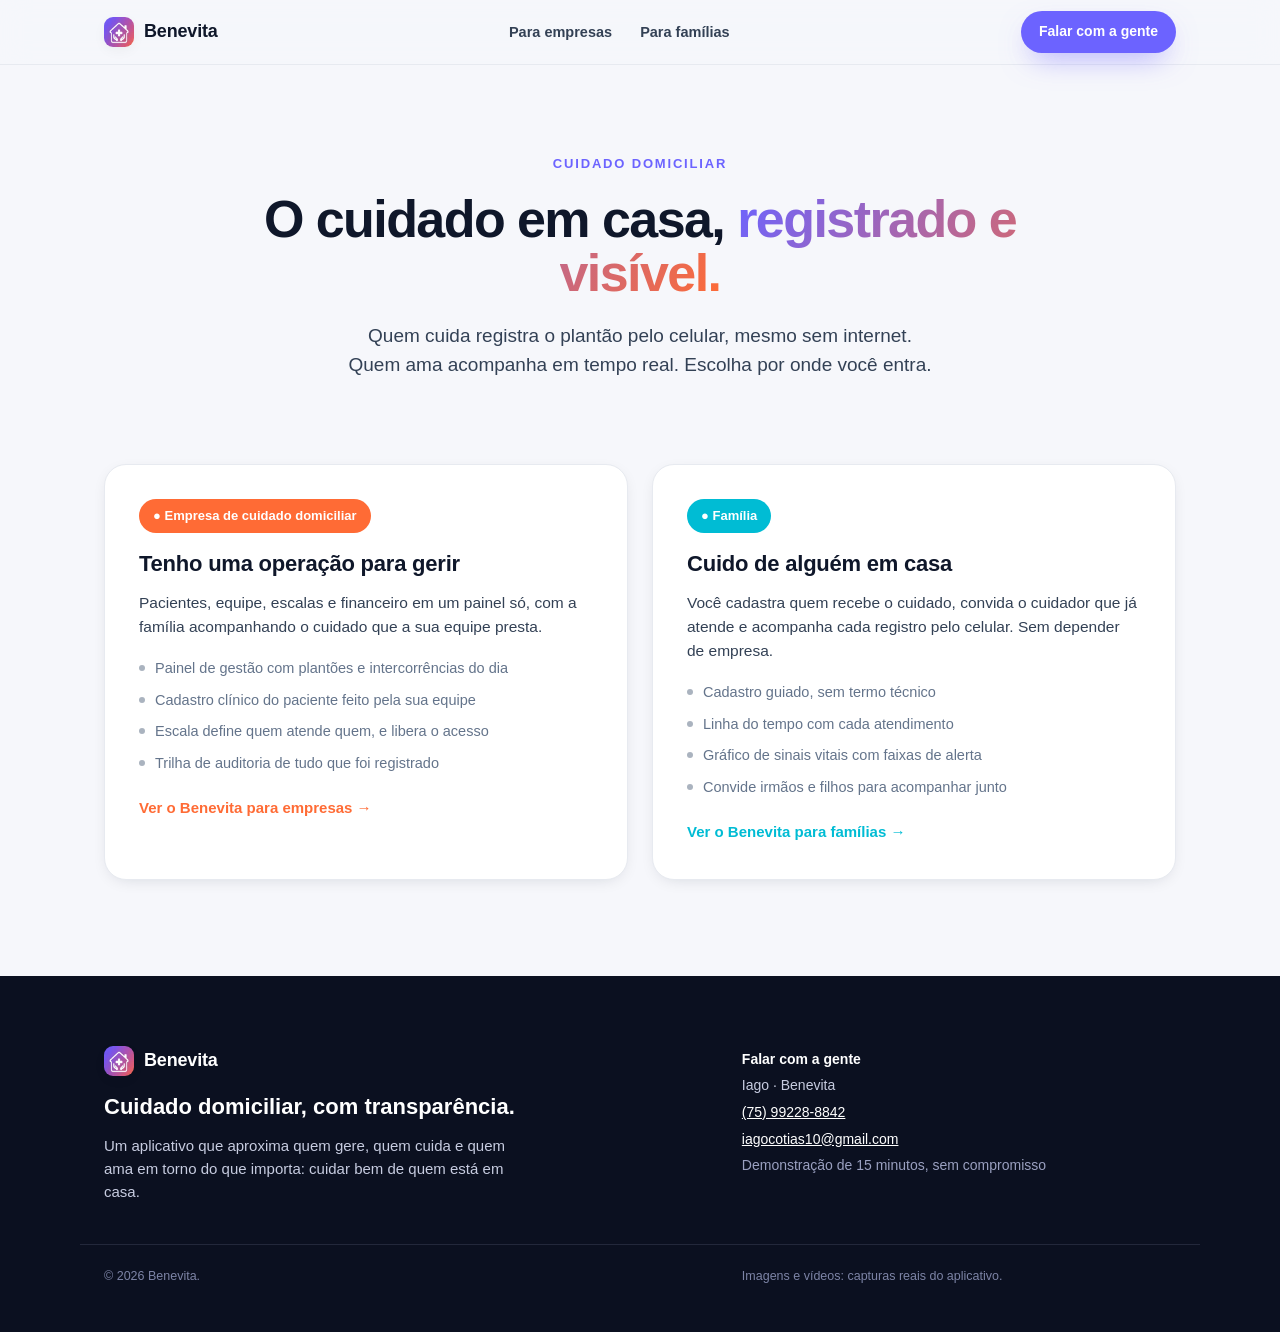
<file: index.html>
<!DOCTYPE html>
<html lang="pt-BR">
<head>
<meta charset="UTF-8" />
<meta name="viewport" content="width=device-width, initial-scale=1.0" />
<title>Benevita: cuidado domiciliar com transparência</title>
<meta name="description" content="Benevita é um aplicativo de cuidado domiciliar. Quem cuida registra o plantão pelo celular, mesmo offline, e a família acompanha em tempo real. Para empresas de home care e para famílias." />
<link rel="icon" type="image/png" href="media/img/favicon.png" />
<link rel="stylesheet" href="styles.css" />
<style>
  .choose{display:grid;grid-template-columns:1fr 1fr;gap:24px;margin-top:44px}
  @media(max-width:820px){.choose{grid-template-columns:1fr}}
  .ccard{display:block;background:var(--surface);border:1px solid var(--line);border-radius:var(--radius);padding:34px;box-shadow:var(--shadow-sm);transition:transform .18s ease,box-shadow .18s ease}
  .ccard:hover{transform:translateY(-4px);box-shadow:var(--shadow)}
  .ccard h3{font-size:22px;letter-spacing:-.01em;margin:14px 0 10px}
  .ccard p{color:var(--ink-2);font-size:15.5px}
  .ccard ul{list-style:none;margin:18px 0 22px;display:grid;gap:9px}
  .ccard li{font-size:14.5px;color:var(--muted);display:flex;gap:10px}
  .ccard li::before{content:"";flex:0 0 auto;width:6px;height:6px;margin-top:8px;border-radius:50%;background:currentColor;opacity:.55}
  .ccard .go{font-weight:700;font-size:15px}
  .home-hero{padding:86px 0 20px;text-align:center}
  .home-hero h1{font-size:clamp(32px,5vw,52px);font-weight:850;letter-spacing:-.03em;line-height:1.05;max-width:800px;margin:16px auto 0}
  /* .grad no styles.css está escopado a .hero h1, então a home precisa do seu */
  .home-hero h1 .grad{background:linear-gradient(120deg,var(--purple),var(--admin));-webkit-background-clip:text;background-clip:text;color:transparent}
  .home-hero p{font-size:19px;color:var(--ink-2);max-width:600px;margin:20px auto 0}
</style>
</head>
<body>

<nav>
  <div class="wrap">
    <a class="brand" href="/"><img class="logo" src="media/img/benevita_logo.webp" alt=""> Benevita</a>
    <div class="navlinks">
      <a href="/empresa">Para empresas</a>
      <a href="/familia">Para famílias</a>
    </div>
    <a class="btn btn-primary" style="padding:10px 18px;font-size:14px" href="https://wa.me/5575992288842?text=Ol%C3%A1%2C%20Iago.%20Vi%20o%20Benevita%20e%20gostaria%20de%20conhecer%20melhor.">Falar com a gente</a>
  </div>
</nav>

<header class="home-hero">
  <div class="wrap">
    <span class="eyebrow">Cuidado domiciliar</span>
    <h1>O cuidado em casa, <span class="grad">registrado e visível.</span></h1>
    <p>Quem cuida registra o plantão pelo celular, mesmo sem internet. Quem ama acompanha em tempo real. Escolha por onde você entra.</p>
  </div>
</header>

<section style="padding-top:20px">
  <div class="wrap">
    <div class="choose">

      <a class="ccard reveal" href="/empresa">
        <span class="badge" style="background:var(--admin)">● Empresa de cuidado domiciliar</span>
        <h3>Tenho uma operação para gerir</h3>
        <p>Pacientes, equipe, escalas e financeiro em um painel só, com a família acompanhando o cuidado que a sua equipe presta.</p>
        <ul>
          <li>Painel de gestão com plantões e intercorrências do dia</li>
          <li>Cadastro clínico do paciente feito pela sua equipe</li>
          <li>Escala define quem atende quem, e libera o acesso</li>
          <li>Trilha de auditoria de tudo que foi registrado</li>
        </ul>
        <span class="go" style="color:var(--admin)">Ver o Benevita para empresas →</span>
      </a>

      <a class="ccard reveal" href="/familia">
        <span class="badge" style="background:var(--family)">● Família</span>
        <h3>Cuido de alguém em casa</h3>
        <p>Você cadastra quem recebe o cuidado, convida o cuidador que já atende e acompanha cada registro pelo celular. Sem depender de empresa.</p>
        <ul>
          <li>Cadastro guiado, sem termo técnico</li>
          <li>Linha do tempo com cada atendimento</li>
          <li>Gráfico de sinais vitais com faixas de alerta</li>
          <li>Convide irmãos e filhos para acompanhar junto</li>
        </ul>
        <span class="go" style="color:var(--family)">Ver o Benevita para famílias →</span>
      </a>

    </div>
  </div>
</section>

<footer>
  <div class="wrap">
    <div>
      <div class="brand" style="color:#fff;margin-bottom:14px"><img class="logo" src="media/img/benevita_logo.webp" alt=""> Benevita</div>
      <h3>Cuidado domiciliar, com transparência.</h3>
      <p>Um aplicativo que aproxima quem gere, quem cuida e quem ama em torno do que importa: cuidar bem de quem está em casa.</p>
    </div>
    <div class="who">
      <b>Falar com a gente</b><br>
      Iago · Benevita<br>
      <a href="https://wa.me/5575992288842" style="color:#fff;text-decoration:underline">(75) 99228-8842</a><br>
      <a href="mailto:iagocotias10@gmail.com" style="color:#fff;text-decoration:underline">iagocotias10@gmail.com</a><br>
      <span style="color:#9aa0c0">Demonstração de 15 minutos, sem compromisso</span>
    </div>
  </div>
  <div class="wrap fnote">
    <span>© 2026 Benevita.</span>
    <span>Imagens e vídeos: capturas reais do aplicativo.</span>
  </div>
</footer>

<script src="app.js"></script>
</body>
</html>
</file>
<file: styles.css>
:root{
    --purple:#6C63FF; --purple-d:#5148e0;
    --admin:#FF6B35; --family:#00BCD4;
    --ink:#0F172A; --ink-2:#334155; --muted:#64748B;
    --bg:#F6F7FB; --surface:#FFFFFF; --line:#E7EAF0;
    --green:#16A34A; --red:#EF4444;
    --shadow:0 10px 40px -12px rgba(15,23,42,.18);
    --shadow-sm:0 4px 18px -8px rgba(15,23,42,.20);
    --radius:22px;
  }
  *{box-sizing:border-box;margin:0;padding:0}
  html{scroll-behavior:smooth;scroll-padding-top:76px}
  body{
    font-family:-apple-system,BlinkMacSystemFont,"Segoe UI",Roboto,Helvetica,Arial,sans-serif;
    color:var(--ink);background:var(--bg);line-height:1.55;-webkit-font-smoothing:antialiased;
    overflow-x:clip;
  }
  a{color:inherit;text-decoration:none}
  .wrap{max-width:1120px;margin:0 auto;padding:0 24px}
  section{padding:96px 0}
  .eyebrow{font-size:13px;font-weight:700;letter-spacing:.14em;text-transform:uppercase;color:var(--purple)}
  h2{font-size:clamp(28px,4vw,44px);font-weight:800;letter-spacing:-.02em;line-height:1.1;margin:14px 0 16px}
  .lead{font-size:clamp(16px,2vw,19px);color:var(--ink-2);max-width:640px}

  /* NAV */
  nav{position:sticky;top:0;z-index:50;background:rgba(246,247,251,.82);backdrop-filter:saturate(180%) blur(14px);border-bottom:1px solid var(--line)}
  nav .wrap{display:flex;align-items:center;justify-content:space-between;height:64px}
  .brand{display:flex;align-items:center;gap:10px;font-weight:800;font-size:18px;letter-spacing:-.01em}
  .brand .logo{width:30px;height:30px;border-radius:9px;background:linear-gradient(135deg,var(--purple),var(--admin));display:grid;place-items:center;color:#fff;font-size:17px;box-shadow:var(--shadow-sm)}
  .navlinks{display:flex;gap:28px;font-size:14.5px;font-weight:600;color:var(--ink-2)}
  .navlinks a:hover{color:var(--purple)}
  @media(max-width:760px){.navlinks{display:none}}

  /* HERO */
  .hero{position:relative;overflow:hidden;padding:72px 0 40px}
  .hero::before{content:"";position:absolute;inset:0;background:
    radial-gradient(680px 420px at 80% -10%,rgba(108,99,255,.18),transparent 60%),
    radial-gradient(560px 420px at 8% 20%,rgba(255,107,53,.12),transparent 60%);pointer-events:none}
  .hero .wrap{position:relative;display:grid;grid-template-columns:1.05fr .95fr;gap:40px;align-items:center}
  .hero h1{font-size:clamp(34px,5.4vw,58px);font-weight:850;letter-spacing:-.03em;line-height:1.03}
  .hero h1 .grad{background:linear-gradient(120deg,var(--purple),var(--admin));-webkit-background-clip:text;background-clip:text;color:transparent}
  .hero p.sub{margin-top:20px;font-size:19px;color:var(--ink-2);max-width:520px}
  .cta{display:flex;gap:14px;margin-top:30px;flex-wrap:wrap}
  .btn{display:inline-flex;align-items:center;gap:9px;padding:14px 24px;border-radius:999px;font-weight:700;font-size:15px;transition:transform .15s ease,box-shadow .15s ease}
  .btn-primary{background:var(--purple);color:#fff;box-shadow:0 12px 30px -10px rgba(108,99,255,.6)}
  .btn-primary:hover{transform:translateY(-2px)}
  .btn-ghost{background:var(--surface);color:var(--ink);border:1px solid var(--line);box-shadow:var(--shadow-sm)}
  .btn-ghost:hover{transform:translateY(-2px)}
  .kpis{display:flex;gap:30px;margin-top:38px;flex-wrap:wrap}
  .kpi b{display:block;font-size:28px;font-weight:850;letter-spacing:-.02em}
  .kpi span{font-size:13px;color:var(--muted);font-weight:600}
  .hero-stage{position:relative;display:flex;justify-content:center;align-items:flex-end;gap:18px;min-height:520px}
  .hero-stage .phone.back{transform:translateY(26px) scale(.86) rotate(-4deg);opacity:.92;z-index:1}
  .hero-stage .phone.front{z-index:2;transform:rotate(2deg)}
  @media(max-width:900px){.hero .wrap{grid-template-columns:1fr}.hero-stage{min-height:0;margin-top:20px}}

  /* PHONE MOCKUP */
  .phone{position:relative;width:236px;flex:0 0 auto;border-radius:40px;background:#0B1020;padding:9px;box-shadow:var(--shadow);border:1px solid #23283b}
  .phone.sm{width:206px;border-radius:34px;padding:8px}
  .phone media,.phone img,.phone video{width:100%;display:block;border-radius:32px;background:#fff}
  .phone.sm img,.phone.sm video{border-radius:27px}
  .phone video{aspect-ratio:480/1042;object-fit:cover;cursor:pointer}
  .phone:has(video){position:relative}
  .phone:has(video)::after{content:"▶";position:absolute;left:50%;top:50%;transform:translate(-50%,-50%);width:52px;height:52px;display:flex;align-items:center;justify-content:center;padding-left:4px;font-size:19px;color:#fff;background:rgba(11,16,32,.55);border-radius:50%;pointer-events:none;transition:opacity .25s ease;backdrop-filter:blur(3px)}
  .phone.playing::after{opacity:0}
  video:fullscreen{object-fit:contain;background:#000;border-radius:0}
  video:-webkit-full-screen{object-fit:contain;background:#000;border-radius:0}
  .vbar{position:absolute;left:26px;right:26px;bottom:26px;height:4px;border-radius:99px;background:rgba(255,255,255,.4);opacity:0;transition:opacity .2s ease;cursor:pointer;z-index:3}
  .vfill{height:100%;width:0;border-radius:inherit;background:var(--purple)}
  .vfs{position:absolute;top:24px;right:24px;width:28px;height:28px;border-radius:9px;border:0;display:flex;align-items:center;justify-content:center;background:rgba(11,16,32,.55);color:#fff;font-size:13px;cursor:pointer;opacity:0;transition:opacity .2s ease;z-index:3;backdrop-filter:blur(3px)}
  .phone.playing .vbar,.phone.playing .vfs,.phone:hover .vbar,.phone:hover .vfs{opacity:1}

  /* PROBLEM/SOLUTION */
  .split{display:grid;grid-template-columns:1fr 1fr;gap:26px}
  @media(max-width:820px){.split{grid-template-columns:1fr}}
  .card{background:var(--surface);border:1px solid var(--line);border-radius:var(--radius);padding:30px;box-shadow:var(--shadow-sm)}
  .card h3{font-size:19px;margin-bottom:10px;letter-spacing:-.01em}
  .card.problem h3{color:var(--red)} .card.solution h3{color:var(--green)}
  .card ul{list-style:none;display:grid;gap:12px;margin-top:6px}
  .card li{display:flex;gap:11px;color:var(--ink-2);font-size:15.5px}
  .card li::before{content:"";flex:0 0 auto;width:20px;height:20px;margin-top:2px;border-radius:6px;background:currentColor;opacity:.14}
  .card.problem li{color:#9a3b3b}.card.solution li{color:#2c6b47}

  /* PERSONAS */
  .persona-nav{display:flex;gap:12px;justify-content:center;flex-wrap:wrap;margin-bottom:56px}
  .pchip{display:inline-flex;align-items:center;gap:9px;padding:11px 20px;border-radius:999px;background:var(--surface);border:1px solid var(--line);font-weight:700;font-size:14.5px;color:var(--ink-2);box-shadow:var(--shadow-sm)}
  .pchip .dot{width:10px;height:10px;border-radius:50%}
  .persona{padding:70px 0;border-top:1px solid var(--line)}
  .persona .head{display:flex;align-items:center;gap:14px;margin-bottom:8px}
  .badge{display:inline-flex;align-items:center;gap:8px;padding:7px 14px;border-radius:999px;font-weight:700;font-size:13px;color:#fff}
  .persona h2{margin:6px 0 14px}
  .feat{display:grid;grid-template-columns:repeat(2,1fr);gap:16px;margin-top:8px;max-width:560px}
  @media(max-width:520px){.feat{grid-template-columns:1fr}}
  .feat div{background:var(--surface);border:1px solid var(--line);border-radius:16px;padding:16px 18px;box-shadow:var(--shadow-sm)}
  .feat h4{font-size:15px;margin-bottom:4px}
  .feat p{font-size:13.5px;color:var(--muted)}
  .persona-grid{display:grid;grid-template-columns:1.05fr .95fr;gap:44px;align-items:center}
  @media(max-width:900px){.persona-grid{grid-template-columns:1fr}}
  .gallery{display:flex;gap:16px;justify-content:center;flex-wrap:wrap}

  /* strip of shots */
  .shots{display:flex;gap:18px;overflow-x:auto;padding:10px 4px 22px;scroll-snap-type:x mandatory}
  .shots .phone{scroll-snap-align:center;cursor:zoom-in}
  .shots::-webkit-scrollbar{height:8px}
  .shots::-webkit-scrollbar-thumb{background:var(--line);border-radius:8px}
  .cap{text-align:center;font-size:12.5px;color:var(--muted);margin-top:9px;font-weight:600}

  /* FEATURES GRID */
  .grid3{display:grid;grid-template-columns:repeat(3,1fr);gap:20px}
  @media(max-width:860px){.grid3{grid-template-columns:1fr}}
  .fcard{background:var(--surface);border:1px solid var(--line);border-radius:var(--radius);padding:26px;box-shadow:var(--shadow-sm);transition:transform .18s ease,box-shadow .18s ease}
  .fcard:hover{transform:translateY(-4px);box-shadow:var(--shadow)}
  .ficon{width:44px;height:44px;border-radius:13px;display:grid;place-items:center;font-size:22px;margin-bottom:14px}
  .fcard h3{font-size:17px;margin-bottom:7px}
  .fcard p{font-size:14.5px;color:var(--muted)}

  /* VIDEOS */
  .videos{background:linear-gradient(180deg,#0e1330,#141a3d);color:#fff;border-radius:36px;padding:64px 34px}
  .videos .eyebrow{color:#b9b4ff}
  .videos h2{color:#fff}
  .videos .lead{color:#c7cce0}
  .vgrid{display:grid;grid-template-columns:repeat(3,1fr);gap:26px;margin-top:44px}
  @media(max-width:860px){.vgrid{grid-template-columns:1fr}}
  .vitem{display:flex;flex-direction:column;align-items:center}
  .vitem .phone{width:220px}
  .vitem p{margin-top:14px;font-weight:600;font-size:14.5px;color:#e7e9f5;text-align:center}
  .vitem small{color:#9aa0c0;font-size:12.5px}

  /* STACK */
  .stack{display:flex;flex-wrap:wrap;gap:12px;margin-top:26px}
  .tag{background:var(--surface);border:1px solid var(--line);border-radius:999px;padding:10px 18px;font-weight:700;font-size:14px;color:var(--ink-2);box-shadow:var(--shadow-sm)}
  .tag b{color:var(--purple)}

  /* FOOTER */
  footer{background:#0B1020;color:#c7cce0;padding:70px 0 46px;margin-top:0}
  footer .wrap{display:grid;grid-template-columns:1.4fr 1fr;gap:30px;align-items:start}
  @media(max-width:760px){footer .wrap{grid-template-columns:1fr}}
  footer h3{color:#fff;font-size:22px;margin-bottom:10px}
  footer p{max-width:420px;font-size:15px}
  footer .who{font-size:14px;line-height:1.9}
  footer .who b{color:#fff}
  .fnote{margin-top:40px;padding-top:22px;border-top:1px solid #23283b;font-size:12.5px;color:#7d84a6;display:flex;justify-content:space-between;flex-wrap:wrap;gap:10px}

  /* MOBILE */
  @media(max-width:560px){
    section{padding:64px 0}
    .persona{padding:52px 0}
    .hero{padding:52px 0 28px}
    .hero-stage{gap:12px}
    .phone{width:clamp(148px,45vw,236px)}
    .phone.sm{width:clamp(126px,38vw,206px)}
    .videos{padding:44px 20px;border-radius:26px}
    .kpis{gap:20px}
    .cta .btn{flex:1;justify-content:center}
  }

  /* reveal */
  .reveal{opacity:0;transform:translateY(22px);transition:opacity .6s ease,transform .6s ease}
  .reveal.visible{opacity:1;transform:none}

  /* lightbox */
  .lb{position:fixed;inset:0;background:rgba(6,9,20,.9);display:none;align-items:center;justify-content:center;z-index:100;padding:24px;cursor:zoom-out;backdrop-filter:blur(4px)}
  .lb.open{display:flex}
  .lb img{max-width:min(420px,92vw);max-height:92vh;border-radius:28px;box-shadow:0 30px 80px -20px rgba(0,0,0,.7);border:8px solid #0B1020}
</file>
